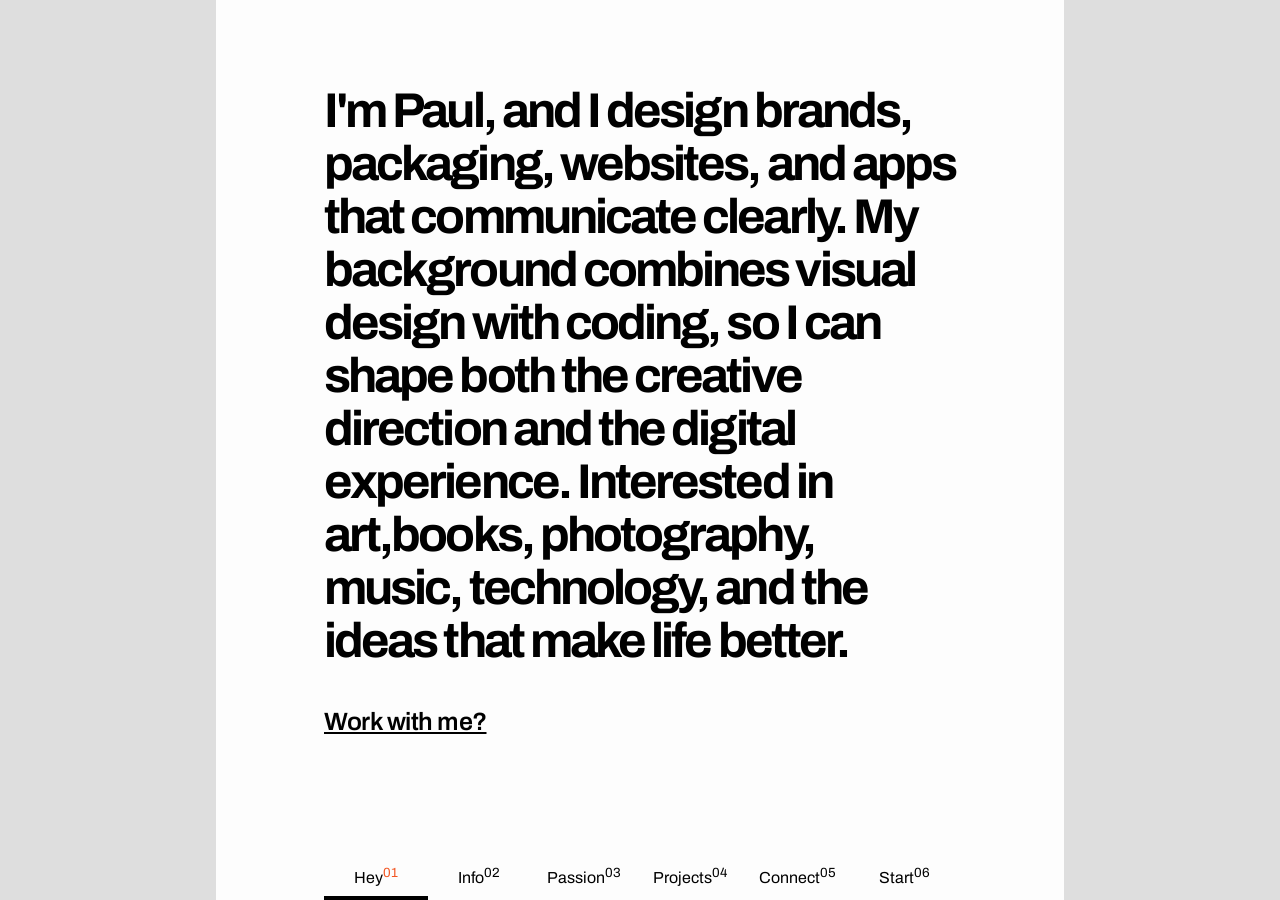
<file: me/index.html>
<!doctype html>
<html lang="en">
  <head>
    <meta charset="UTF-8" />
    <meta name="viewport" content="width=device-width, initial-scale=1.0" />
    <link rel="icon" type="image/png" href="../assets/fav-icon-me.png" />
    <title>About - Paul Mina</title>
    <link rel="preconnect" href="https://fonts.googleapis.com" />
    <link rel="preconnect" href="https://fonts.gstatic.com" crossorigin />
    <link
      href="https://fonts.googleapis.com/css2?family=Archivo:wdth,wght@75..125,100..900&display=swap"
      rel="stylesheet"
    />
    <link rel="stylesheet" href="../css/style.css" />
  </head>
  <body>
    <nav class="nav-bottom">
      <div class="grid">
        <div class="nav-centered">
          <button data-target="hey">Hey<sup>01</sup></button>
          <button data-target="info">Info<sup>02</sup></button>
          <button data-target="works">Passion<sup>03</sup></button>
          <button data-target="projects">Projects<sup>04</sup></button>
          <button data-target="connect">Connect<sup>05</sup></button>
          <button data-target="call">Start<sup>06</sup></button>
        </div>
      </div>
    </nav>

    <section id="hey" class="page">
      <div class="hero grid">
        <div
          class="paper-back"
          style="background-color: rgb(253, 253, 253)"
        ></div>
        <div class="hero-text">
          <h2>
            I'm Paul, and I design brands, packaging, websites, and apps that communicate
            clearly. My background combines visual design with coding, so I can
            shape both the creative direction and the digital experience.
            Interested in art,books, photography, music, technology, and the
            ideas that make life better. 
          </h2>
          <h5>
              <a href="https://paulmina.design" target="_blank" rel="noopener noreferrer">Work with me?</a>
            </h5>
        </div>
      </div>
    </section>

    <section id="info" class="page hidden">
      <div class="hero grid">
        <div class="paper-back" style="background-color: #4d4d4d"></div>
        <div class="hero-text">
          <br /><br />
          <h6>Passionate</h6>
          <h5>
            about art from the moment I first picked up a pen, my journey into
            graphic design began with the humble brush tool in Windows 95 Paint.
            <p>
              <a
                href="https://www.behance.net/gallery/160185651/Illustrations"
                target="_blank"
                rel="noopener noreferrer"
              >
                Check my artworks
              </a>
            </p>
          </h5>
          <br />
          <h6>Over the years</h6>
          <h5>
            I honed my skills in diverse roles, from print production to
            marketing agency, working on projects ranging from retail
            merchandising to corporate branding and beyond.
            <p>
              <a
                href="https://drive.google.com/file/d/1_w5dz47R4NOOSGnhBnN8owQGXWTWglsf/view?usp=sharing"
                target="_blank"
                rel="noopener noreferrer"
                >Detailed Resume</a
              >
            </p>
          </h5>
          <br />
          <h6>With a degree in Information Technology</h6>
          <h5>
            I developed a deep interest in tech and programing languages,
            shaping it into my career post-college and develop web designs from
            various works and
            <p>
              <a
                href="https://github.com/paulmina"
                target="_blank"
                rel="noopener noreferrer"
              >
                Pet Projects
              </a>
            </p>
          </h5>
          <br />
          <h6>I'm here</h6>
          <h5>
            in this field because of the opportunity to continuously learn and
            evolve, not only as an artist but also as an individual, through
            collaboration and showcasing my work.
          </h5>
        </div>
      </div>
    </section>

    <section id="works" class="page hidden">
      <div class="hero grid">
        <div class="paper-back" style="background-color: #ffffff"></div>
        <div class="hero-text">
          <h2 class="works-title">
            <a
              href="https://www.behance.net/paulmina"
              target="_blank"
              rel="noopener noreferrer"
            >
              Works
              <img src="../assets/icons/arrow-up-right.svg" alt="" />
            </a>
          </h2>
          <p>
            Amidst a whirlwind of projects and hobbies, my central focus remains
            in Design.
          </p>
          <hr />
          <div class="work-item">
            <h2>
              <button
                class="collapse-toggle"
                type="button"
                aria-expanded="false"
              >
                Design
                <img src="../assets/icons/arrow-up-right.svg" alt="" />
              </button>
            </h2>
            <p class="is-collapsed">
              Ever since I was a kid, art has been my passion. As I grew older,
              I discovered that graphic design was the perfect outlet for
              my creativity. It's not just about static graphics, it's a dynamic
              world where I can explore motion, software design, and engaging
              web applications to communicate visually.
            </p>
          </div>
          <hr />
          <div class="work-item">
            <h2>
              <button
                class="collapse-toggle"
                type="button"
                aria-expanded="false"
              >
                Art
                <img src="../assets/icons/arrow-up-right.svg" alt="" />
              </button>
            </h2>
            <p class="is-collapsed">
              Art is a profound form of expression that allows me to communicate
              emotions and thoughts with freedom and clarity. It opens my eyes
              to new perspectives and challenges me to think creatively. Through
              art, I embrace the freedom to convey complex emotions and ideas,
              fostering a deeper connection with myself and others.
            </p>
          </div>
          <hr />
          <div class="work-item">
            <h2>
              <button
                class="collapse-toggle"
                type="button"
                aria-expanded="false"
              >
                Code
                <img src="../assets/icons/arrow-up-right.svg" alt="" />
              </button>
            </h2>
            <p class="is-collapsed">
              I am drawn to coding for its ability to create innovative software
              and web designs that drive business success. From crafting
              software architectures to developing user-friendly web
              experiences, coding allows me to innovate and make a meaningful
              impact in the digital realm. Code is poetry.
            </p>
          </div>
          <hr />
        </div>
      </div>
    </section>

    <section id="projects" class="page hidden">
      <div class="hero grid">
        <div class="paper-back" style="background-color: #171717"></div>
        <div class="hero-text">
          <h6>
            Projects and some fun stuff
          </h6>
          <div class="projects-list">
            <div class="project-item">
              <p class="title"><a href="http://kodakmemorybank.framer.website" target="_blank" rel="noopener noreferrer">Kodak Memory Bank</a></p>
              <p>
                Funway of compiling my photos from our camera kodak charmera
              </p>
            </div>
            <div class="project-item">
              <p class="title"><a href="https://paulmina.github.io/codingpoetry/" target="_blank" rel="noopener noreferrer">Poetry Collection</a></p>
              <p>Collecting poetry using HTML</p>
            </div>
            <div class="project-item">
              <p class="title"><a href="https://paulmina.github.io/visualmedia/" target="_blank" rel="noopener noreferrer">Portfolio 2025</a></p>
              <p>Vanilla coded portfolio circa. 2025</p>
            </div>
          </div>

          <hr />

          <h6>Everything in between</h6>
          <div class="projects-list">
            <div class="project-item">
              <p class="title">Photography</p>
              <p>
                Love to capture memories, love ones and places, advanced them
                using principles and techniques. My interest for street
                photography started living in Manila, capturing the RAW and
                hustle of everyday life. Most of my shot is point and shot
                challenging my self to interact with strangers.
                <a
                  href="https://vsco.co/paulmina/gallery"
                  target="_blank"
                  rel="noopener noreferrer"
                  >Scenes through my eyes
                </a>
              </p>
            </div>
            <div class="project-item">
              <p class="title">Music</p>
              <p>
                Learned guitar when I was 13 and from then on my passion in
                music progress and learning different instruments and produce my
                own by learning tools like Ableton and record my own music. <a
                  href="https://soundcloud.com/paulmina"
                  target="_blank"
                  rel="noopener noreferrer"
                  >Some of my demo</a
                >
              </p>
            </div>
            <div class="project-item">
              <p class="title">Tech</p>
              <p>
                Always advancing my self upon learning new frameworks and
                programming languages and developing basic front-end pet
                projects as exercise. <a
                  href="https://github.com/paulmina"
                  target="_blank"
                  rel="noopener noreferrer"
                  >Little experiments</a
                >
              </p>
            </div>
            <div class="project-item">
              <p class="title">Tattoo</p>
              <p>
                My skill on drawing expand overtime and cross paths with tattoo
                artist during my college days and lot of skin and party tatts
                made me a tattoo artist now doing it as a side project of mine.
                I also design tattoo from scratch based on my clients ideas. <a
                  href="https://www.instagram.com/ink.pavlmina/"
                  target="_blank"
                  rel="noopener noreferrer"
                  >Get inked</a
                >
              </p>
            </div>
            <div class="project-item">
              <p class="title">This website</p>
              <p>
                A very simple web site with most of my work and things that
                inspires me. Developed using HTML, CSS and JS. Served by
                Namecheap for domain and GitHub for hosting. Connected and
                showcasing my full works on Behance. Every update is version
                controlled on GitHub and yeah appreciate you being here.
                Cheers!!!
              </p>
            </div>
            <div class="project-item">
              <p class="title">Vlog</p>
              <p>
                Creatively documenting life in between.
                <a
                  href="https://www.youtube.com/@pavlmina"
                  target="_blank"
                  rel="noopener noreferrer"
                  >Some life updates</a
                >
              </p>
            </div>
          </div>
        </div>
      </div>
    </section>

    <section id="connect" class="page hidden">
      <div class="hero grid">
        <div class="paper-back" style="background-color: #ffffff"></div>
        <div class="hero-text">
          

          <div class="connect-links">
          <p class="connect-label">Links</p>
          <hr />
          <h5>
            <a class="connect-link" href="mailto:hi@paulmina.design">
              <img src="../assets/icons/arrow-up-right.svg" alt="" />
              hi@paulmina.design
            </a>
          </h5>
          <hr />
          <h5>
            <a class="connect-link" href="https://www.linkedin.com/in/paulmina/" target="_blank" rel="noopener noreferrer">
              <img src="../assets/icons/arrow-up-right.svg" alt="" />
              LinkedIn
            </a>
          </h5>
          <hr />
          <h5>
            <a class="connect-link" href="https://www.behance.net/paulmina" target="_blank" rel="noopener noreferrer">
              <img src="../assets/icons/arrow-up-right.svg" alt="" />
              Behance
            </a>
          </h5>
          <hr />
          <h5>
            <a class="connect-link" href="https://github.com/paulmina" target="_blank" rel="noopener noreferrer">
              <img src="../assets/icons/arrow-up-right.svg" alt="" />
              GitHub
            </a>
          </h5>
          <hr />
          <h5>
            <a class="connect-link" href="https://www.figma.com/@paulmina" target="_blank" rel="noopener noreferrer">
              <img src="../assets/icons/arrow-up-right.svg" alt="" />
              Figma
            </a>
          </h5>
          <hr />
          <h5>
            <a class="connect-link" href="https://www.framer.com/@paul-mina" target="_blank" rel="noopener noreferrer">
              <img src="../assets/icons/arrow-up-right.svg" alt="" />
              Framer
            </a>
          </h5>
          <hr />
          <h5>
            <a class="connect-link" href="https://contra.com/paul_mina_jmtty33f?referralExperimentNid=DEFAULT_REFERRAL_PROGRAM&referrerUsername=paul_mina_jmtty33f" target="_blank" rel="noopener noreferrer">
              <img src="../assets/icons/arrow-up-right.svg" alt="" />
              Contra
            </a>
          </h5>
          <hr />
          <h5>
            <a class="connect-link" href="https://www.instagram.com/paulmina.design/" target="_blank" rel="noopener noreferrer">
              <img src="../assets/icons/arrow-up-right.svg" alt="" />
              Instagram
            </a>
          </h5>
          </div>
        </div>
      </div>
    </section>

    <section id="call" class="page hidden">
      <div class="hero grid">
        <div class="paper-back" style="background-color: #ffffff"></div>
        <div class="hero-text">
          <div class="inquiry-form-wrap">
            <p class="connect-label">Start a project</p>
            <h2 class="inquiry-title">Tell me what you are building.</h2>
            <p class="inquiry-intro">A few details will help me understand the shape of the work.</p>
            <form class="inquiry-form" action="https://formsubmit.co/ajax/hi@paulmina.design" method="POST">
              <input type="hidden" name="_subject" value="New project inquiry from paulmina.design" />
              <input type="hidden" name="_template" value="table" />
              <input type="text" name="_honey" tabindex="-1" autocomplete="off" aria-hidden="true" class="form-honey" />

              <fieldset class="form-fieldset">
                <legend>I have a question about</legend>
                <div class="choice-list">
                  <label class="choice"><input type="radio" name="Inquiry type" value="New project" required checked /><span>New project</span></label>
                  <label class="choice"><input type="radio" name="Inquiry type" value="Hire me" /><span>Hire me</span></label>
                  <label class="choice"><input type="radio" name="Inquiry type" value="Other" /><span>Other</span></label>
                </div>
              </fieldset>

              <div class="new-project-fields" data-form-mode="new-project">
              <div class="form-grid">
                <label class="form-control"><span>Name*</span><input type="text" name="Name" autocomplete="name" required /></label>
                <label class="form-control"><span>Email*</span><input type="email" name="Email" autocomplete="email" required /></label>
                <label class="form-control"><span>Company / Organisation*</span><input type="text" name="Company / Organisation" autocomplete="organization" required /></label>
                <label class="form-control"><span>Role / Title</span><input type="text" name="Role / Title" /></label>
                <label class="form-control"><span>Estimated timeframe</span><input type="text" name="Estimated timeframe" placeholder="e.g. 4-6 weeks" /></label>
                <label class="form-control"><span>Brand or product name</span><input type="text" name="Brand or product name" /></label>
                <label class="form-control form-control-wide"><span>Website / socials, if you have one</span><input type="text" name="Website / socials" placeholder="https://" /></label>
              </div>

              <label class="form-control form-control-wide"><span style="margin-top: 20px;">Describe your business and what you are looking for*</span><textarea name="Business and goals" rows="3" required></textarea></label>

              <fieldset class="form-fieldset">
                <legend>What are we building?*</legend>
                <div class="choice-list">
                  <label class="choice"><input type="checkbox" name="Building" value="Identity" /><span>Identity</span></label>
                  <label class="choice"><input type="checkbox" name="Building" value="Packaging" /><span>Packaging</span></label>
                  <label class="choice"><input type="checkbox" name="Building" value="Campaigns" /><span>Campaigns</span></label>
                  <label class="choice"><input type="checkbox" name="Building" value="Web Development" /><span>Web Development</span></label>
                  <label class="choice"><input type="checkbox" name="Building" value="Shopify" /><span>Shopify</span></label>
                  <label class="choice"><input type="checkbox" name="Building" value="Front-End" /><span>Front-End</span></label>
                  <label class="choice"><input type="checkbox" name="Building" value="3D" /><span>3D</span></label>
                  <label class="choice"><input type="checkbox" name="Building" value="Motion" /><span>Motion</span></label>
                  <label class="choice"><input type="checkbox" name="Building" value="Content" /><span>Content</span></label>
                                    <label class="choice"><input type="checkbox" name="Building" value="Other" /><span>Other</span></label>

                </div>
              </fieldset>

              <fieldset class="form-fieldset">
                <legend>Industry*</legend>
                <div class="choice-list">
                  <label class="choice"><input type="radio" name="Industry" value="Civic & Public" required /><span>Civic &amp; Public</span></label>
                  <label class="choice"><input type="radio" name="Industry" value="Consumer Brands" /><span>Consumer Brands</span></label>
                  <label class="choice"><input type="radio" name="Industry" value="Education" /><span>Education</span></label>
                  <label class="choice"><input type="radio" name="Industry" value="Fashion & Beauty" /><span>Fashion &amp; Beauty</span></label>
                  <label class="choice"><input type="radio" name="Industry" value="Food & Drink" /><span>Food &amp; Drink</span></label>
                  <label class="choice"><input type="radio" name="Industry" value="Health" /><span>Health</span></label>
                  <label class="choice"><input type="radio" name="Industry" value="Hospitality & Travel" /><span>Hospitality &amp; Travel</span></label>
                  <label class="choice"><input type="radio" name="Industry" value="Manufacturing & Industrial" /><span>Manufacturing &amp; Industrial</span></label>
                  <label class="choice"><input type="radio" name="Industry" value="Professional Services" /><span>Professional Services</span></label>
                  <label class="choice"><input type="radio" name="Industry" value="Publishing" /><span>Publishing</span></label>
                  <label class="choice"><input type="radio" name="Industry" value="Real Estate" /><span>Real Estate</span></label>
                  <label class="choice"><input type="radio" name="Industry" value="Technology" /><span>Technology</span></label>
                  <label class="choice"><input type="radio" name="Industry" value="Transport" /><span>Transport</span></label>
                  <label class="choice"><input type="radio" name="Industry" value="Other" /><span>Other</span></label>
                </div>
              </fieldset>

              <fieldset class="form-fieldset">
                <legend>Budget*</legend>
                <div class="choice-list">
                  <label class="choice"><input type="radio" name="Budget" value="Less than $1,500" required /><span>Less than $1,500</span></label>
                  <label class="choice"><input type="radio" name="Budget" value="$1,500 - $3,500"  /><span>$1,500 - $3,500</span></label>
                  <label class="choice"><input type="radio" name="Budget" value="$3,500 - $6,000" /><span>$3,500 - $6,000</span></label>
                  <label class="choice"><input type="radio" name="Budget" value="$6,000 - $10,000" /><span>$6,000 - $10,000</span></label>
                  <label class="choice"><input type="radio" name="Budget" value="$10,000 above" /><span>$10,000 above</span></label>
                </div>
              </fieldset>

              <label class="form-control form-control-wide"><span>Message*</span><textarea name="Message" rows="5" placeholder="Deliverables, goals, requirements" required></textarea></label>
              <div class="form-grid form-grid-last">
                <label class="form-control"><span style="margin-top: 20px;">How did you find me?*</span><input type="text" name="How did you find me" required /></label>
                <label class="form-control"><span style="margin-top: 20px;">When would you like to get started?</span><input type="text" name="When would you like to get started" /></label>
              </div>
              </div>

              <div class="hire-me-fields hidden" data-form-mode="hire-me">
                <div class="form-grid">
                  <label class="form-control"><span>Name*</span><input type="text" name="Hire me - Name" autocomplete="name" required /></label>
                  <label class="form-control"><span>Email*</span><input type="email" name="Hire me - Email" autocomplete="email" required /></label>
                  <label class="form-control"><span>Company / Organisation*</span><input type="text" name="Hire me - Company / Organisation" autocomplete="organization" required /></label>
                  <label class="form-control"><span>Role / Title</span><input type="text" name="Hire me - Role / Title" /></label>
                  <label class="form-control form-control-wide"><span>Website</span><input type="text" name="Hire me - Website" placeholder="https://" /></label>
                  <label class="form-control form-control-wide"><span>Company name</span><input type="text" name="Hire me - Company name" /></label>
                </div>

                <fieldset class="form-fieldset">
                  <legend>Industry*</legend>
                  <div class="choice-list">
                    <label class="choice"><input type="radio" name="Hire me - Industry" value="Civic & Public" required /><span>Civic &amp; Public</span></label>
                    <label class="choice"><input type="radio" name="Hire me - Industry" value="Consumer Brands" /><span>Consumer Brands</span></label>
                    <label class="choice"><input type="radio" name="Hire me - Industry" value="Education" /><span>Education</span></label>
                    <label class="choice"><input type="radio" name="Hire me - Industry" value="Fashion & Beauty" /><span>Fashion &amp; Beauty</span></label>
                    <label class="choice"><input type="radio" name="Hire me - Industry" value="Food & Drink" /><span>Food &amp; Drink</span></label>
                    <label class="choice"><input type="radio" name="Hire me - Industry" value="Health" /><span>Health</span></label>
                    <label class="choice"><input type="radio" name="Hire me - Industry" value="Hospitality & Travel" /><span>Hospitality &amp; Travel</span></label>
                    <label class="choice"><input type="radio" name="Hire me - Industry" value="Manufacturing & Industrial" /><span>Manufacturing &amp; Industrial</span></label>
                    <label class="choice"><input type="radio" name="Hire me - Industry" value="Professional Services" /><span>Professional Services</span></label>
                    <label class="choice"><input type="radio" name="Hire me - Industry" value="Publishing" /><span>Publishing</span></label>
                    <label class="choice"><input type="radio" name="Hire me - Industry" value="Real Estate" /><span>Real Estate</span></label>
                    <label class="choice"><input type="radio" name="Hire me - Industry" value="Technology" /><span>Technology</span></label>
                    <label class="choice"><input type="radio" name="Hire me - Industry" value="Transport" /><span>Transport</span></label>
                    <label class="choice"><input type="radio" name="Hire me - Industry" value="Other" /><span>Other</span></label>
                  </div>
                </fieldset>

                <label class="form-control form-control-wide"><span>Message*</span><textarea name="Hire me - Message" rows="5" placeholder="Deliverables, goals, requirements" required></textarea></label>
                <div class="form-grid form-grid-last">
                  <label class="form-control"><span style="margin-top: 20px;">How did you find me?*</span><input type="text" name="Hire me - How did you find me" required /></label>
                  <label class="form-control"><span style="margin-top: 20px;">When should I start?*</span><input type="text" name="Hire me - When should I start" required /></label>
                </div>
              </div>

              <div class="other-fields hidden" data-form-mode="other">
                <div class="form-grid">
                  <label class="form-control"><span>Name*</span><input type="text" name="Other - Name" autocomplete="name" required /></label>
                  <label class="form-control"><span>Email*</span><input type="email" name="Other - Email" autocomplete="email" required /></label>
                </div>
                <label class="form-control form-control-wide "><span style="margin-top: 20px;">Message*</span><textarea name="Other - Message" rows="5" required></textarea></label>
                <label class="form-control form-control-wide"><span style="margin-top: 20px;">How did you find me?*</span><input type="text" name="Other - How did you find me" required /></label>
              </div>
              <button class="inquiry-submit" type="submit">Send</button>
              <p class="form-status" role="status" aria-live="polite"></p>
            </form>
            <div class="inquiry-thank-you hidden" role="status" aria-live="polite">
              <p class="connect-label">Message sent</p>
              <h2 class="inquiry-title">Thank you.</h2>
              <p class="inquiry-intro">I have received your message and will get back to you as soon as possible.</p>
              <a class="inquiry-submit inquiry-home-link" href="../index.html">Back to landing page</a>
            </div>
          </div>
          <!-- Cal inline embed code begins -->

          <h2 class="inquiry-title call-book-title">Book a Call</h2>
          <div id="my-cal-inline-15min"></div>
          <script type="text/javascript">
            (function (C, A, L) {
              let p = function (a, ar) {
                a.q.push(ar);
              };
              let d = C.document;
              C.Cal =
                C.Cal ||
                function () {
                  let cal = C.Cal;
                  let ar = arguments;
                  if (!cal.loaded) {
                    cal.ns = {};
                    cal.q = cal.q || [];
                    d.head.appendChild(d.createElement("script")).src = A;
                    cal.loaded = true;
                  }
                  if (ar[0] === L) {
                    const api = function () {
                      p(api, arguments);
                    };
                    const namespace = ar[1];
                    api.q = api.q || [];
                    if (typeof namespace === "string") {
                      cal.ns[namespace] = cal.ns[namespace] || api;
                      p(cal.ns[namespace], ar);
                      p(cal, ["initNamespace", namespace]);
                    } else p(cal, ar);
                    return;
                  }
                  p(cal, ar);
                };
            })(window, "https://app.cal.com/embed/embed.js", "init");
            Cal("init", "15min", { origin: "https://app.cal.com" });
            Cal.config = Cal.config || {};
            Cal.config.forwardQueryParams = true;

            Cal.ns["15min"]("inline", {
              elementOrSelector: "#my-cal-inline-15min",
              config: {
                layout: "month_view",
                useSlotsViewOnSmallScreen: "true",
              },
              calLink: "paulmina/15min",
            });

            Cal.ns["15min"]("ui", {
              hideEventTypeDetails: false,
              layout: "month_view",
            });
          </script>
          <!-- Cal inline embed code ends -->
        </div>
      </div>
    </section>

    <script src="../js/script.js"></script>
  </body>
</html>
</file>
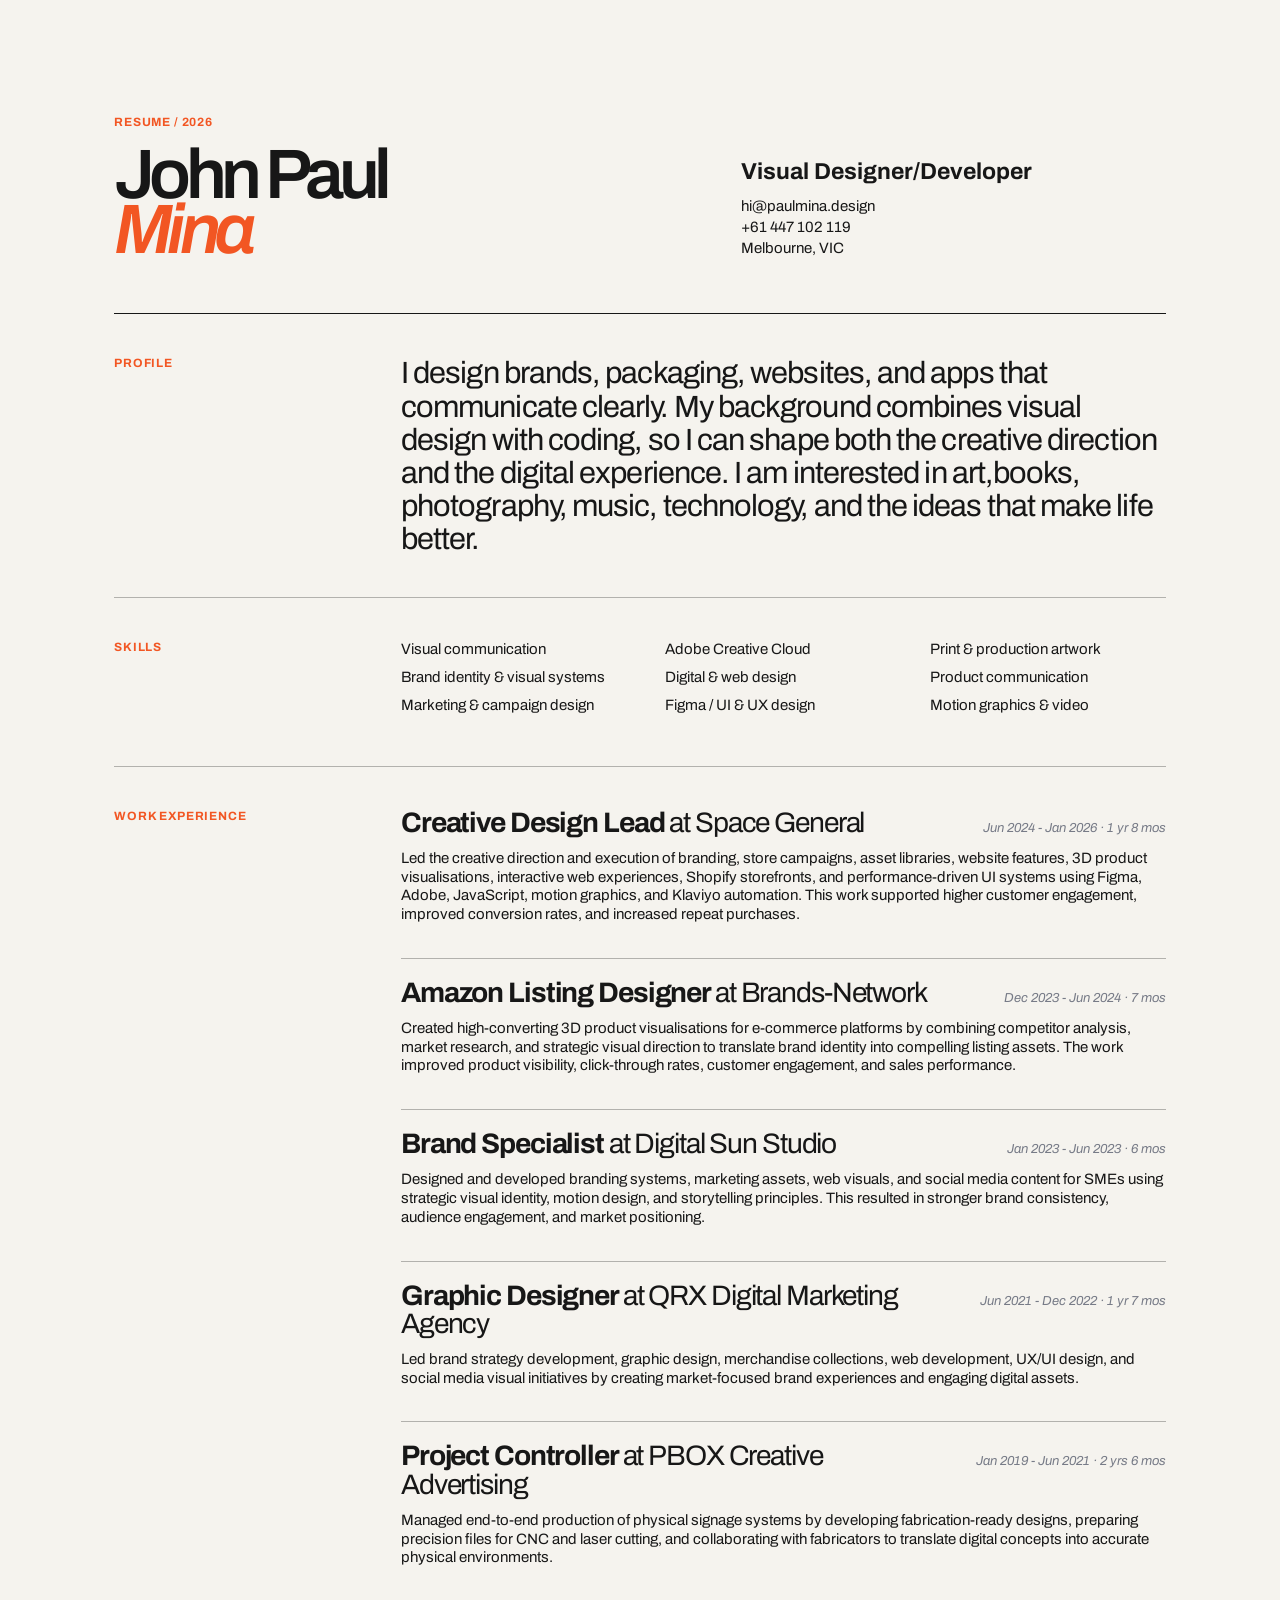
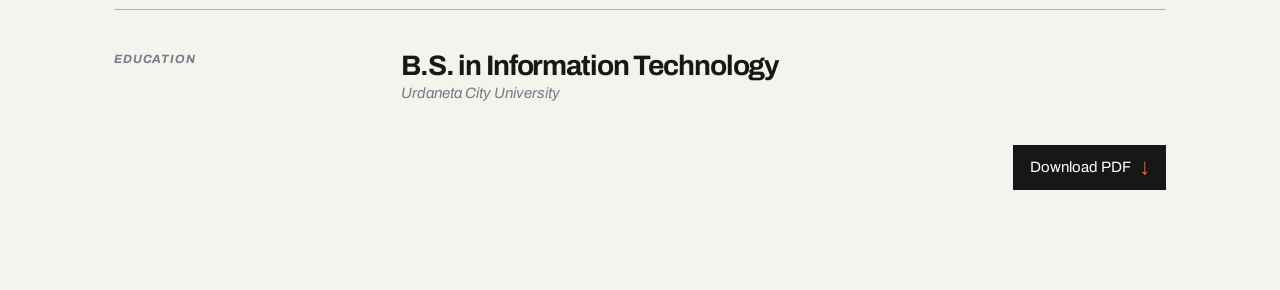
<file: resume/index.html>
<!doctype html>
<html lang="en">
  <head>
    <meta charset="UTF-8" />
    <meta name="viewport" content="width=device-width, initial-scale=1.0" />
    <meta name="description" content="Resume of John Paul Mina, visual designer and web developer." />
    <link rel="icon" type="image/png" href="../assets/fav-icon-me.png" />
    <title>Resume - Paul Mina</title>
    <link rel="preconnect" href="https://fonts.googleapis.com" />
    <link rel="preconnect" href="https://fonts.gstatic.com" crossorigin />
    <link href="https://fonts.googleapis.com/css2?family=Archivo:wdth,wght@75..125,100..900&display=swap" rel="stylesheet" />
    <link rel="stylesheet" href="../css/resume.css" />
  </head>
  <body>
    <main class="resume-sheet">
      <header class="resume-header">
        <div>
          <p class="eyebrow">Resume / 2026</p>
          <h1>John Paul<br /><em>Mina</em></h1>
        </div>
        <div class="contact-block">
          <strong>Visual Designer/Developer</strong>
          <a href="mailto:hi@paulmina.design">hi@paulmina.design</a>
          <a href="tel:+61447102119">+61 447 102 119</a>
          <span>Melbourne, VIC</span>
        </div>
      </header>

      <section class="profile resume-section">
        <p class="section-label">Profile</p>
        <p class="profile-copy">I design brands, packaging, websites, and apps that communicate clearly. My background combines visual design with coding, so I can shape both the creative direction and the digital experience. I am interested in art,books, photography, music, technology, and the ideas that make life better.</p>
      </section>

      <section class="resume-section">
        <p class="section-label">Skills</p>
        <div class="skills-grid">
          <p>Visual communication</p><p>Adobe Creative Cloud</p><p>Print & production artwork</p>
          <p>Brand identity & visual systems</p><p>Digital & web design</p><p>Product communication</p>
          <p>Marketing & campaign design</p><p>Figma / UI & UX design</p><p>Motion graphics & video</p>
        </div>
      </section>

      <section class="resume-section experience-section">
        <p class="section-label">Work experience</p>
        <div class="experience-list">
          <article class="experience"><div class="experience-heading"><h2>Creative Design Lead <span>at Space General</span></h2><p>Jun 2024 - Jan 2026 · 1 yr 8 mos</p></div><p>Led the creative direction and execution of branding, store campaigns, asset libraries, website features, 3D product visualisations, interactive web experiences, Shopify storefronts, and performance-driven UI systems using Figma, Adobe, JavaScript, motion graphics, and Klaviyo automation. This work supported higher customer engagement, improved conversion rates, and increased repeat purchases.</p></article>
          <article class="experience"><div class="experience-heading"><h2>Amazon Listing Designer <span>at Brands-Network</span></h2><p>Dec 2023 - Jun 2024 · 7 mos</p></div><p>Created high-converting 3D product visualisations for e-commerce platforms by combining competitor analysis, market research, and strategic visual direction to translate brand identity into compelling listing assets. The work improved product visibility, click-through rates, customer engagement, and sales performance.</p></article>
          <article class="experience"><div class="experience-heading"><h2>Brand Specialist <span>at Digital Sun Studio</span></h2><p>Jan 2023 - Jun 2023 · 6 mos</p></div><p>Designed and developed branding systems, marketing assets, web visuals, and social media content for SMEs using strategic visual identity, motion design, and storytelling principles. This resulted in stronger brand consistency, audience engagement, and market positioning.</p></article>
          <article class="experience"><div class="experience-heading"><h2>Graphic Designer <span>at QRX Digital Marketing Agency</span></h2><p>Jun 2021 - Dec 2022 · 1 yr 7 mos</p></div><p>Led brand strategy development, graphic design, merchandise collections, web development, UX/UI design, and social media visual initiatives by creating market-focused brand experiences and engaging digital assets.</p></article>
          <article class="experience"><div class="experience-heading"><h2>Project Controller <span>at PBOX Creative Advertising</span></h2><p>Jan 2019 - Jun 2021 · 2 yrs 6 mos</p></div><p>Managed end-to-end production of physical signage systems by developing fabrication-ready designs, preparing precision files for CNC and laser cutting, and collaborating with fabricators to translate digital concepts into accurate physical environments.</p></article>
        </div>
      </section>

      <section class="resume-section education-section">
        <p class="section-label">Education</p>
        <div><h2>B.S. in Information Technology</h2><p>Urdaneta City University</p></div>
      </section>

          <div class="resume-download">
      <button type="button" onclick="window.print()">Download PDF <span aria-hidden="true">↓</span></button>
    </div>
    </main>



  </body>
</html>
</file>
<file: css/style.css>
.hidden {
    display:none;
}

html,
body {
  height: 100%;
  margin: 0;
  overflow: hidden;
  font-family: "Archivo", sans-serif;
}

p {
  font-size: 16px;
  line-height: 20px;
}

legend, input, span{
  font-size: 16px !important;
  line-height: 20px !important;
}

h6 {
  font-size: 20px;
}

h5 {
  font-size: 25px;
  letter-spacing: -0.02em;
  font-weight: 600;
}

h4 {
  font-size: 31.5px;
  letter-spacing: -0.02em;
}

h3 {
  font-size: 39px;
  letter-spacing: -0.04em;
}

h2 {
  font-size: 48.8px;
  letter-spacing: -0.06em;
}

h1 {
  font-size: 61px;
  letter-spacing: -0.06em;
}

.page {
  height: 100%;
  overflow: hidden;
}

#hey {
  background-color: #DEDEDE;
}

#info {
  background-color: #ffffff;
}

#works {
  background-color: #777B87;
}

#connect {
  background-color: #969696;
}

#call {
  background-color: #F25623;
}

#projects h6 {
  color: #F25623;
}

#projects p.title {
  color: #ffffff;
}

#projects p:not(.title) {
  color: #ffffff;
  opacity: 0.5;
}

#connect .connect-label,
#call .connect-label {
  color: #F25623;
}

.inquiry-form-wrap {
  margin-bottom: 72px;
}

.inquiry-title {
  margin: 0 0 8px;
  font-size: 39px;
  letter-spacing: -0.04em;
}

.call-book-title {
  margin: 200px 0 -120px;
}

.inquiry-intro {
  margin: 0 0 32px;
  color: #555;
}

.inquiry-form {
  display: grid;
  gap: 28px;
}

.form-fieldset {
  min-width: 0;
  margin: 40px 0;
  padding: 0;
  border: 0;
}

.form-fieldset legend,
.form-control span {
  display: block;
  margin-bottom: 9px;
  font-size: 13px;
}

.choice-list {
  display: flex;
  flex-wrap: wrap;
  gap: 8px;
}

.choice {
  position: relative;
  display: inline-flex;
  cursor: pointer;
}

.choice input {
  position: absolute;
  width: 1px;
  height: 1px;
  opacity: 0;
}

.choice span {
  display: block;
  padding: 7px 10px;
  border: 1px solid #ddd;
  font-size: 12px;
  line-height: 1;
  transition: background-color 150ms ease, border-color 150ms ease, color 150ms ease;
}

.choice input:checked + span {
  border-color: #171717;
  color: #fff;
  background: #171717;
}

.choice input:focus-visible + span,
.form-control input:focus-visible,
.form-control textarea:focus-visible,
.inquiry-submit:focus-visible {
  outline: 2px solid #F25623;
  outline-offset: 2px;
}

.form-grid {
  display: grid;
  grid-template-columns: repeat(2, minmax(0, 1fr));
  gap: 24px 20px;
}

.form-control-wide {
  grid-column: 1 / -1;
}

.form-control input,
.form-control textarea {
  width: 100%;
  box-sizing: border-box;
  padding: 8px 0;
  border: 0;
  border-bottom: 1px solid #d8d8d8;
  border-radius: 0;
  background: transparent;
  color: inherit;
  font: inherit;
  font-size: 13px;
  resize: vertical;
}

.form-control textarea {
  min-height: 72px;
  line-height: 1.5;
}

.form-control input::placeholder,
.form-control textarea::placeholder {
  color: #777;
  opacity: 1;
}

.inquiry-submit {
  justify-self: start;
  padding: 9px 22px;
  border: 0;
  color: #fff;
  background: #F25623;
  font: inherit;
  font-size: 13px;
}

.inquiry-submit:disabled {
  cursor: wait;
  opacity: 0.6;
}

.inquiry-home-link {
  display: inline-block;
  color: #fff;
  text-decoration: none;
}

.inquiry-thank-you {
  padding: 24px 0 80px;
}

.form-status {
  display: none;
  margin: -12px 0 0;
  color: #F25623;
  font-size: 13px;
}

.form-status.is-visible {
  display: block;
}

.form-honey {
  position: absolute;
  left: -9999px;
}

#connect .connect-link {
  display: inline-flex;
  align-items: center;
  gap: 8px;
  color: inherit;
  text-decoration: none;
  transition: transform 200ms ease;
}

#connect h5 {
  margin: 4px 0;
}

#connect hr {
  margin: 4px 0;
}

#connect .connect-link img {
  width: 0;
  height: 15px;
  opacity: 0;
  transform: translateX(-8px) rotate(45deg);
  transition: width 200ms ease, opacity 200ms ease, transform 200ms ease;
}

#connect .connect-link:hover img,
#connect .connect-link:focus-visible img {
  width: 23px;
  opacity: 1;
  transform: translateX(0) rotate(45deg);
}

#connect .connect-link:hover,
#connect .connect-link:focus-visible {
  transform: translateX(8px);
}

.hire-me-fields {
  gap: 28px;
}

.hire-me-fields:not(.hidden) {
  display: grid;
}

#connect .connect-links {
  padding-bottom: 80px;
}

.projects-list {
  display: grid;
  grid-template-columns: repeat(2, minmax(0, 1fr));
  gap: 32px;
}

.project-item p {
  margin: 0 0 8px;
}

#info h6 {
  color: #F25623;
  margin: 16px 0 2px;
}

#info .hero-text > h6:first-child {
  margin-top: 0;
}

#info h5 {
  color: #ffffff;
  margin: 2px 0 8px;
}

body:has(#info:not(.hidden)) .nav-bottom button {
  color: #ffffff;
}

body:has(#projects:not(.hidden)) .nav-bottom button {
  color: #ffffff;
}

#info {
  overflow-y: auto;
  scroll-padding-bottom: 80px;
}

#hey {
  overflow-y: auto;
  scroll-padding-bottom: 80px;
}

#projects {
  overflow-y: auto;
  scroll-padding-bottom: 80px;
}

#works {
  overflow-y: auto;
  scroll-padding-bottom: 80px;
}

#connect {
  overflow-y: auto;
  scroll-padding-bottom: 80px;
}

#call {
  overflow-y: auto;
  scroll-padding-bottom: 80px;
}

#info,
#hey,
#projects,
#works,
#connect,
#call {
  scrollbar-width: none;
  -ms-overflow-style: none;
}

#info::-webkit-scrollbar,
#hey::-webkit-scrollbar,
#projects::-webkit-scrollbar,
#works::-webkit-scrollbar,
#connect::-webkit-scrollbar,
#call::-webkit-scrollbar {
  display: none;
}

#info .hero-text {
  padding-bottom: 80px;
}

#hey .hero-text {
  padding-bottom: 80px;
}

#projects .hero-text {
  padding-bottom: 80px;
}

#works .hero-text {
  padding-bottom: 80px;
}

#connect .hero-text {
  padding-bottom: 80px;
}

#call .hero {
  height: 100dvh;
  min-height: 0;
}

#call .hero-text {
  grid-column: 4 / span 6;
  height: calc(100dvh - 80px);
  min-height: 0;
  min-width: 0;
  width: 100%;
  box-sizing: border-box;
  overflow-y: auto;
  scrollbar-width: none;
  -ms-overflow-style: none;
}

#call .hero-text::-webkit-scrollbar {
  display: none;
}

#my-cal-inline-15min {
  width: 100%;
  max-width: 100%;
  min-width: 0;
  height: 100%;
  overflow-y: auto;
}

.grid {
  display: grid;
  grid-template-columns: repeat(12, 1fr);
  gap: 16px;
}

.col-4 { grid-column: span 4; }
.col-6 { grid-column: span 6; }
.col-8 { grid-column: span 8; }
.col-12 { grid-column: span 12; }

.nav-centered {
  grid-column: 4 / span 6;
}

.nav-bottom {
  position: fixed;
  bottom: 0;
  left: 0;
  width: 100%;
  z-index: 2;
}

.nav-centered {
  display: grid;
  grid-template-columns: repeat(6, 1fr); /* 6 buttons = 6 equal columns */
}

.nav-centered button {
  width: 100%; /* fill its column completely */
  font-family: inherit;
  font-size: 16px;
  line-height: 20px;
  color: inherit;
  box-sizing: border-box;
  border-bottom: 4px solid transparent;
}

.nav-centered button.active {
  border-bottom-color: currentColor;
}

.nav-centered button.active sup {
  color: #F25623;
}

.hero.grid {
  display: grid;
  grid-template-columns: repeat(12, 1fr);
}

.hero.grid {
  min-height: 100vh;
  min-height: 100dvh;
  align-items: center; /* centers content vertically within the grid row */
}

.hero-text{
  grid-column: 4 / span 6;
  grid-row: 1;
  z-index: 1;
}

.works-title {
  display: flex;
  align-items: center;
  gap: 8px;
}

.works-title img {
  width: 23px;
  height: 23px;
}

.works-title a {
  display: inline-flex;
  align-items: center;
  gap: 8px;
  color: inherit;
  text-decoration: none;
}

.work-item h2 {
  display: flex;
  align-items: center;
  justify-content: space-between;
}

#works .work-item h2 {
  margin: 8px 0;
  font-size: 39px;
}

#works .work-item p {
  margin: 8px 0;
  max-height: 500px;
  overflow: hidden;
  opacity: 1;
  transition: max-height 350ms ease, margin 350ms ease, opacity 250ms ease;
}

#works .work-item p.is-collapsed {
  max-height: 0;
  margin: 0;
  opacity: 0;
}

#works .work-item + hr {
  margin: 8px 0;
}

.collapse-toggle {
  display: flex;
  align-items: center;
  justify-content: space-between;
  width: 100%;
  padding: 4px 0;
  font: inherit;
  color: inherit;
  text-align: left;
}

.collapse-toggle img {
  width: 23px;
  height: 23px;
  transition: transform 200ms ease;
}

.collapse-toggle[aria-expanded="true"] img {
  transform: rotate(180deg);
}

.collapse-toggle[aria-expanded="false"] img {
  transform: rotate(225deg);
}

button {
    cursor: pointer;
    padding: 8px 16px;
  background: transparent;
  border: 0;
}

.paper-back{
  grid-column: 3 / span 8;
  grid-row: 1;
  align-self: stretch;
}

@media (max-width: 900px) {
  .paper-back {
    grid-column: 2 / span 10;
  }

  .hero-text {
    grid-column: 4 / span 8;
  }

  #call .hero-text {
    grid-column: 4 / span 8;
  }
}

@media (max-width: 700px) {
  .paper-back {
    grid-column: 2 / span 10;
  }

  .hero-text {
    grid-column: 2 / span 10;
    padding: 0 16px;
  }

  #call .hero-text {
    grid-column: 2 / span 10;
    padding: 0 16px;
    height: calc(100dvh - 128px);
    padding-bottom: 128px;
  }

  #call .form-grid {
    grid-template-columns: 1fr;
  }

  #call .inquiry-title {
    font-size: 31.5px;
    line-height: 1.1;
  }

  #call .call-book-title {
    margin: 64px 0 24px;
  }

  #my-cal-inline-15min {
    overflow-y: auto;
  }

  #info {
    scroll-padding-bottom: 128px;
  }

  #info .hero-text {
    padding-bottom: 128px;
  }

   #works {
    scroll-padding-bottom: 128px;
  }

  #works .hero-text {
    padding-bottom: 128px;
  }

     #projects {
    scroll-padding-bottom: 128px;
  }

  #projects .hero-text {
    padding-bottom: 128px;
  }

  #call {
    scroll-padding-bottom: 128px;
  }

  .nav-centered {
    grid-column: 1 / -1;
    grid-template-columns: repeat(3, 1fr);
  }

  .nav-centered button {
    min-width: 0;
    min-height: 44px;
    padding: 14px 8px;
  }
}

@media (max-width: 480px) {
  .paper-back,
  .hero-text {
    grid-column: 1 / -1;
  }

  #call .hero-text {
    grid-column: 1 / -1;
  }

  .projects-list {
    grid-template-columns: 1fr;
    gap: 16px;
  }
}

hr{
    opacity: 0.25;
}

a,
a:visited {
  color: inherit;
}
</file>
<file: css/resume.css>
:root {
  --ink: #171717;
  --paper: #f5f3ee;
  --white: #fff;
  --orange: #f25623;
  --grey: #777b87;
  --line: rgba(23, 23, 23, 0.3);
  --space: clamp(20px, 5vw, 80px);
}

* { box-sizing: border-box; }
html { scroll-behavior: smooth; }
body { margin: 0; color: var(--ink); background: var(--paper); font-family: "Archivo", sans-serif; font-size: 15px; line-height: 1.25; }
a { color: inherit; }

.site-header { position: sticky; top: 0; z-index: 2; display: flex; align-items: center; justify-content: space-between; padding: 18px var(--space); border-bottom: 1px solid var(--line); background: rgba(245, 243, 238, 0.94); backdrop-filter: blur(12px); }
.brand { font-size: 18px; font-weight: 700; text-decoration: none; }
.brand span, em { color: var(--orange); }
.header-nav { display: grid; grid-template-columns: repeat(5, minmax(0, 1fr)); gap: 0; }
.header-nav a { display: inline-flex; width: 100%; align-items: center; justify-content: center; gap: 4px; padding: 8px 12px; border-bottom: 4px solid transparent; text-decoration: none; transition: color 180ms ease, border-color 180ms ease; }
.header-nav a:hover, .header-nav a:focus-visible { color: var(--orange); }
.header-nav a:not(.nav-cta):hover, .header-nav a:not(.nav-cta):focus-visible { border-bottom-color: currentColor; }
.nav-cta { border-radius: 4px; color: var(--white) !important; background: var(--ink); transition: color 180ms ease, background-color 180ms ease; }
.nav-cta:hover, .nav-cta:focus-visible { color: var(--ink) !important; background: var(--orange); border-bottom-color: transparent; }

.resume-sheet { max-width: 1180px; margin: 0 auto; padding: clamp(64px, 9vw, 130px) var(--space) 100px; }
.resume-header { display: grid; grid-template-columns: 7fr 5fr; gap: 32px; align-items: end; padding-bottom: 56px; border-bottom: 1px solid var(--ink); }
.eyebrow, .section-label { margin: 0 0 18px; color: var(--orange); font-size: 12px; font-weight: 700; letter-spacing: 0.07em; text-transform: uppercase; }
h1, h2, p { margin-top: 0; }
h1 { margin-bottom: 0; font-size: clamp(70px, 11vw, 64px); line-height: 0.78; letter-spacing: -0.08em; font-weight: 600; }
.contact-block { display: grid; gap: 4px; align-content: end; line-height: 1.15; }
.contact-block strong { margin-bottom: 8px; font-size: 23px; }
.contact-block a { text-decoration: none; }
.contact-block a:hover, .contact-block a:focus-visible { color: var(--orange); }

.resume-section { display: grid; grid-template-columns: 3fr 9fr; gap: 32px; padding: 42px 0; border-bottom: 1px solid var(--line); }
.section-label { margin-bottom: 0; }
.profile-copy { max-width: 760px; margin-bottom: 0; font-size: clamp(21px, 2.4vw, 32px); line-height: 1.08; letter-spacing: -0.03em; }
.skills-grid { display: grid; grid-template-columns: repeat(3, 1fr); gap: 0 28px; }
.skills-grid p { margin-bottom: 9px; }

.experience-list { display: grid; gap: 34px; }
.experience { padding-top: 20px; border-top: 1px solid var(--line); }
.experience:first-child { padding-top: 0; border-top: 0; }
.experience-heading { display: flex; justify-content: space-between; gap: 24px; align-items: baseline; }
.experience h2, .education-section h2 { margin-bottom: 4px; font-size: clamp(20px, 2.2vw, 29px); line-height: 1; letter-spacing: -0.04em; }
.experience h2 span { font-weight: 400; }
.experience-heading p { flex-shrink: 0; margin-bottom: 0; color: var(--grey); font-size: 13px; font-style: italic; }
.experience > p { max-width: 820px; margin: 8px 0 0; }
.education-section { border-bottom: 0; }
.education-section p { margin-bottom: 0; color: var(--grey); font-style: italic; }
.resume-download { display: flex; justify-content: right;  }
.resume-download button { padding: 12px 16px; border: 1px solid var(--ink); color: var(--white); background: var(--ink); font: inherit; cursor: pointer; transition: color 180ms ease, background-color 180ms ease; }
.resume-download button:hover, .resume-download button:focus-visible { color: var(--ink); background: var(--orange); }
.resume-download button span { margin-left: 8px; color: var(--orange); }
.site-footer { display: grid; grid-template-columns: repeat(12, minmax(0, 1fr)); gap: 24px; padding: 28px var(--space); align-items: start; font-size: 13px; }
.site-footer .brand { grid-column: 1 / span 3; }
.site-footer p { grid-column: 4 / span 3; margin: 0; }
.footer-links { display: flex; grid-column: 8 / span 5; justify-content: end; gap: clamp(14px, 2.4vw, 36px); }
.footer-links a { text-decoration: none; }
.footer-links a:hover, .footer-links a:focus-visible { color: var(--orange); }
.site-footer small { grid-column: 1 / -1; margin-top: 22px; color: var(--grey); }

@media (max-width: 700px) {
  .site-header { align-items: start; }
  .header-nav { gap: 12px; flex-wrap: wrap; justify-content: end; font-size: 13px; }
  .header-nav a:not(.nav-cta) { display: none; }
  .resume-header, .resume-section { grid-template-columns: 1fr; gap: 30px; }
  .resume-header { padding-bottom: 40px; }
  .skills-grid { grid-template-columns: repeat(2, 1fr); }
  .experience-heading { display: block; }
  .experience-heading p { margin-top: 8px; }
  .resume-download { padding-bottom: 24px; }
  .site-footer { grid-template-columns: 1fr; gap: 16px; }
  .site-footer .brand, .site-footer p, .footer-links, .site-footer small { grid-column: 1; justify-content: start; }
  .footer-links { flex-wrap: wrap; }
}

@media print {
  @page { margin: 16mm; }
  body { background: var(--white); font-size: 10.5pt; }
  .site-header { display: none; }
  .resume-sheet { max-width: none; padding: 0; }
  .resume-header { padding-bottom: 22px; }
  h1 { font-size: 72pt; }
  .resume-section { padding: 18px 0; }
  .profile-copy { font-size: 17pt; }
  .experience-list { gap: 16px; }
  .experience { padding-top: 10px; }
  .site-footer { margin-top: 0; padding: 12px 0; }
  .resume-download { display: none; }
  a { text-decoration: none; }
}
</file>
